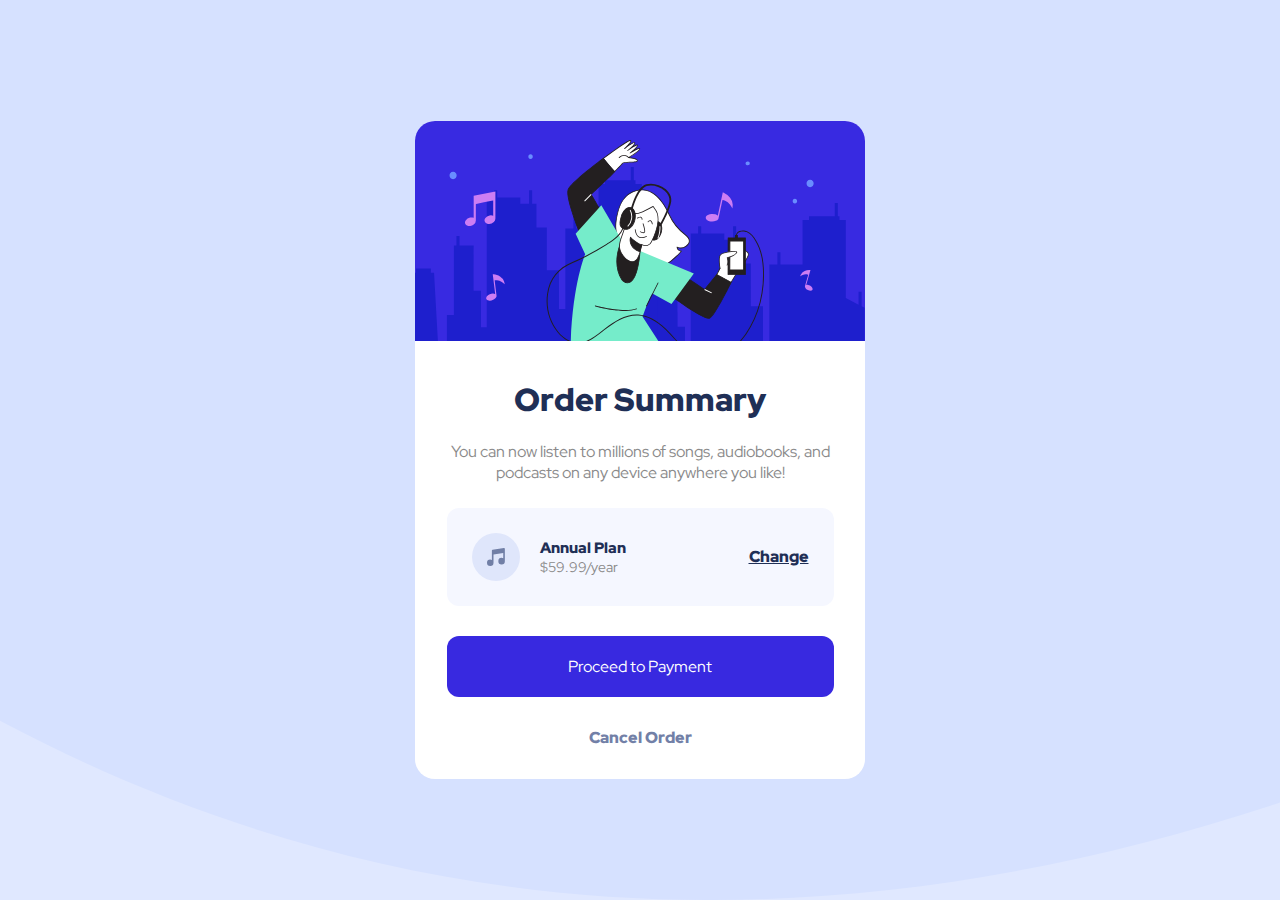
<file: order-summary-card/index.html>
<!DOCTYPE html>
<html lang="en">
	<head>
		<meta charset="UTF-8" />	
		<meta name="viewport" content="width=device-width, initial-scale=1.0" />
		<!-- displays site properly based on user's device -->

		<link rel="icon" type="image/png" sizes="32x32" href="./images/favicon-32x32.png"/>
		<link rel="stylesheet" href="style.css">
		
		<!-- Adding the required fonts -->
		<link rel="preconnect" href="https://fonts.googleapis.com">
		<link rel="preconnect" href="https://fonts.gstatic.com" crossorigin>
		<link href="https://fonts.googleapis.com/css2?family=Red+Hat+Display:wght@500;700;900&display=swap" rel="stylesheet">

		<title>Frontend Mentor | Order summary card</title>
	</head>


	<body>
		<div class="container">
			<div class="hero">
				<img src="images/illustration-hero.svg" alt="Image Loading failed!">
			</div>
			<div class="text-content">
				<h2 class="title">
					Order Summary
				</h2>
				<p class="subtitle">
					You can now listen to millions of songs, audiobooks, and podcasts on any device anywhere you like!
				</p>
				<div class="plan-box">
					<div class="plan-box-left">
						<img src="images/icon-music.svg" alt="Error loading image">
						<div class="planning">
							<h5>Annual Plan</h5>
							<p>$59.99/year </p>
						</div>
					</div>
					<a href="#">Change</a>
				</div>
				<a href="#" class="proceed-btn">Proceed to Payment</a>
				<a href="#" class="cancel-btn">Cancel Order</a>
			</div>
		</div>
		
  </body>
</html>
</file>
<file: order-summary-card/style.css>
.attribution {
    font-size: 11px;
    text-align: center;
}

.attribution a {
    color: hsl(228, 45%, 44%);
}

*{
    margin: 0;
    padding: 0;
    box-sizing: border-box;
}

body{
    font-family: 'Red Hat Display', sans-serif;
    min-height: 100vh;
    background-image: url(images/pattern-background-desktop.svg);
    background-repeat: no-repeat;
    background-size: cover;
    background-color: hsl(225, 100%, 94%);
    position: relative;
    font-size: 16px;
}

.container{
    position: absolute;
    left: 50%;
    top: 50%;
    transform: translate(-50%,-50%);
    max-width: 450px;
    background: white;
    border-radius: 20px;
    overflow: hidden;
}

.text-content{
    padding: 7%;
    text-align: center;
}

.title{
    color: hsl(223, 47%, 23%);
    font-weight: 900;
    font-size: 32px;
    margin-bottom: 20px;
}

.text-content p.subtitle{
    color: #8a8a8a;
    margin-bottom: 25px;
}

.plan-box{
    background-color: hsl(225, 100%, 98%);
    border-radius: 12px;
    display: flex;
    padding: 25px;
    align-items: center;
    justify-content: space-between;
}

.plan-box-left{
    display: flex;
    align-items: center;
    text-align: left;
}

.plan-box-left div{
    margin-left: 20px;
}

.plan-box-left div h5{
    font-weight: 900;
    font-size: 15px;
    color: hsl(223, 47%, 23%);
}

.plan-box-left div p{
    font-size: 14px;
    color: #8a8a8a;
}

.plan-box a{
    font-weight: 900;
    color: hsl(223, 47%, 23%);
    transition: color 0.3s ease;
}

.plan-box a:hover{
    text-decoration: none;
    color:hsl(245, 75%, 52%);
}

a.proceed-btn{
    display: block;
    text-decoration: none;
    color: white;
    background-color: hsl(245, 75%, 52%);
    padding: 20px 0;
    border-radius: 12px;
    margin: 30px 0;
    transition: background-color 0.3s ease;
}

a.proceed-btn:hover{
    background-color:hsl(245, 75%, 82%);
}

.cancel-btn{
    color:hsl(224, 23%, 55%);
    text-decoration: none;
    font-weight: 900;
    transition: color .3s ease;
}

.cancel-btn:hover{
    color: hsl(223, 47%, 23%);
}

@media only screen and (max-width: 425px){
    body{
        background-image: url(images/pattern-background-mobile.svg);
        font-size: 14px;
    }

    .contianer{
        max-width: 87%;
    }

    .title{
        font-size: 23px;
    }

    div .plan-box{
        padding: 12px;
    }

    .plan-box-left div{
        margin-left: 10px;
    }

    a.proceed-btn, a.cancel-btn, .plan-box a{
        font-size: 13px;
    }

    .text-content{
        padding: 9% 7%;
    }
}
</file>
